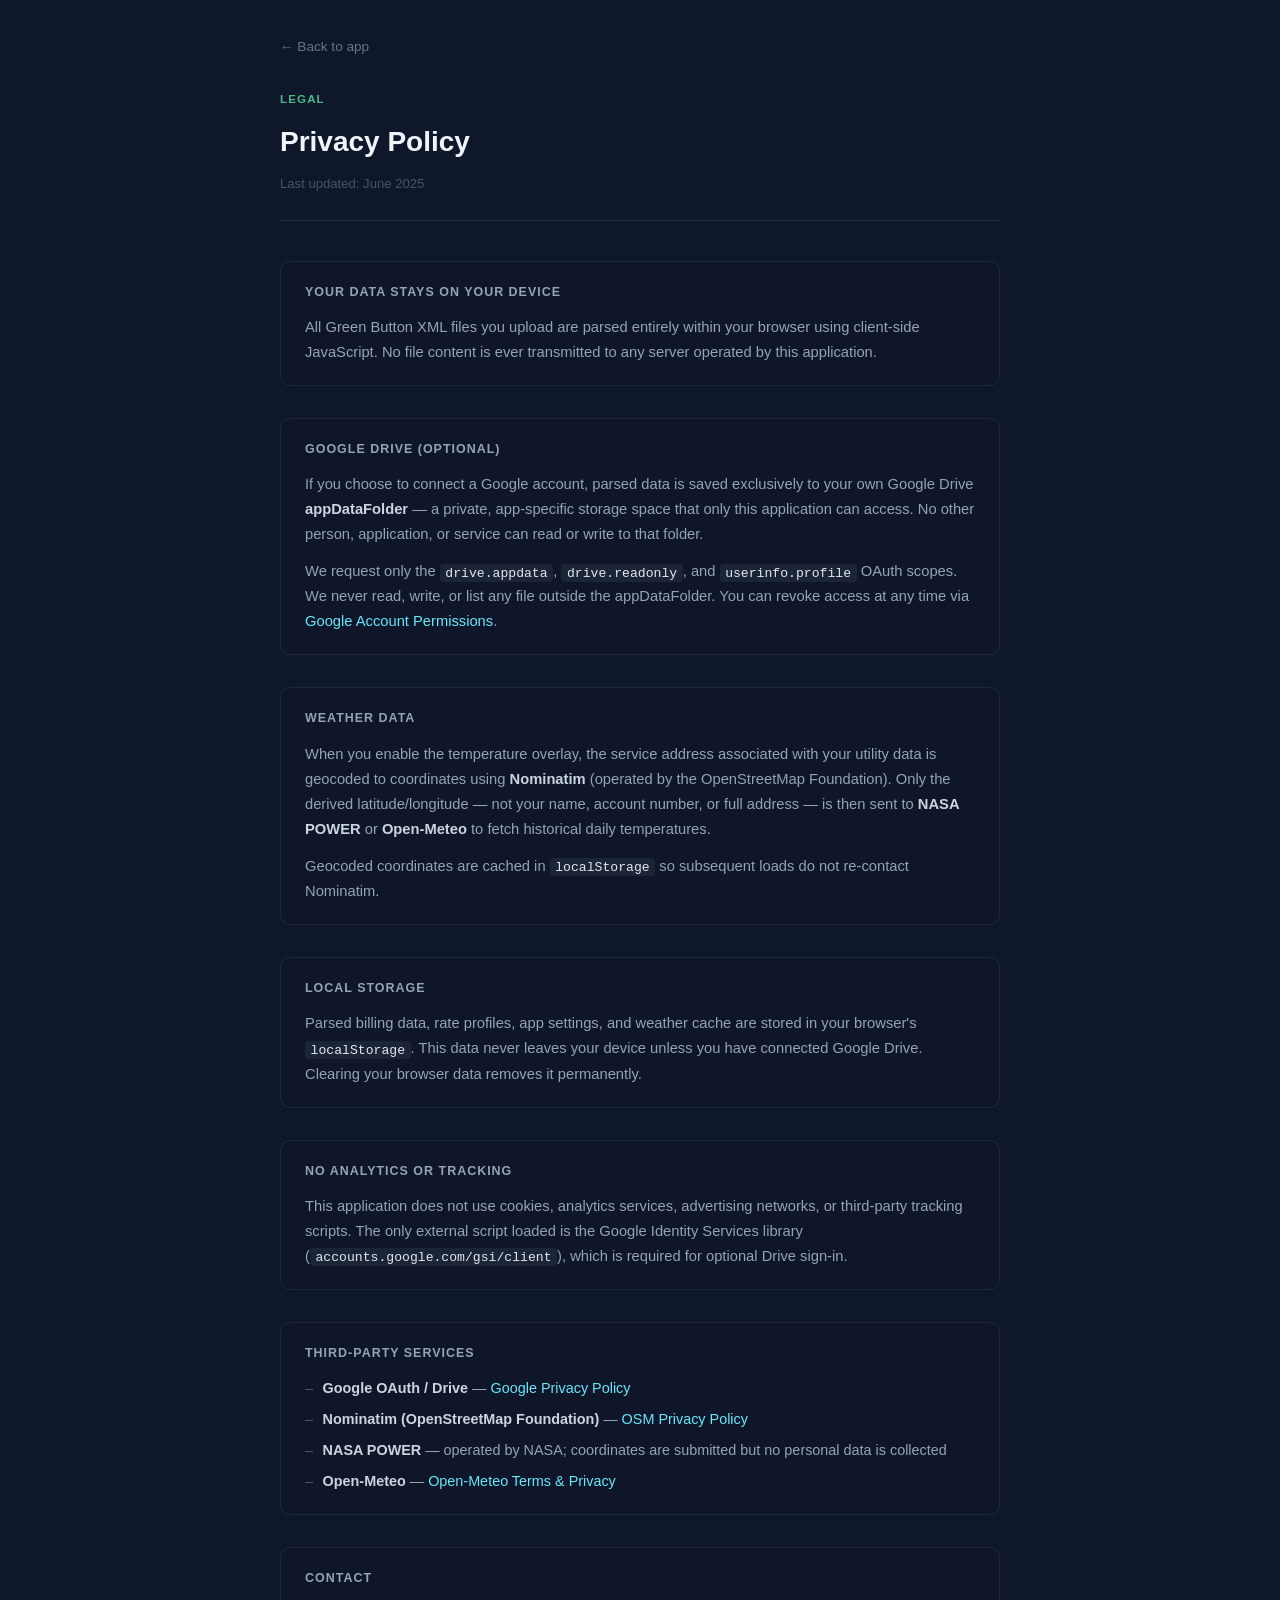
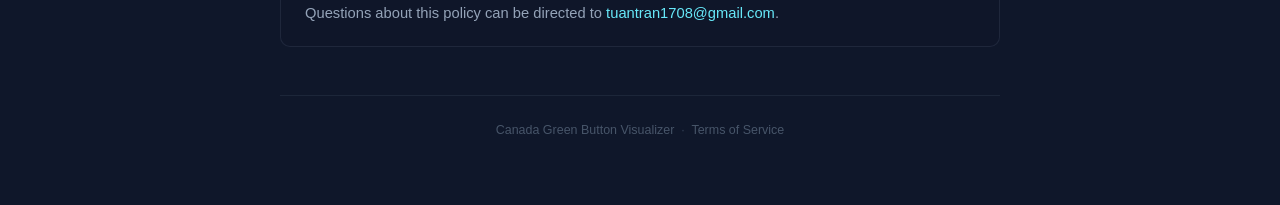
<file: privacy.html>
<!DOCTYPE html>
<html lang="en">
<head>
  <meta charset="UTF-8" />
  <meta name="viewport" content="width=device-width, initial-scale=1.0" />
  <title>Privacy Policy — Canada Green Button Visualizer</title>
  <style>
    *, *::before, *::after { box-sizing: border-box; margin: 0; padding: 0; }

    body {
      background: #0f172a;
      color: #e2e8f0;
      font-family: -apple-system, BlinkMacSystemFont, 'Segoe UI', Roboto, sans-serif;
      font-size: 16px;
      line-height: 1.7;
      -webkit-font-smoothing: antialiased;
      padding: 2rem 1rem 4rem;
    }

    .page {
      max-width: 720px;
      margin: 0 auto;
    }

    .back {
      display: inline-flex;
      align-items: center;
      gap: 0.4rem;
      color: #64748b;
      text-decoration: none;
      font-size: 0.85rem;
      margin-bottom: 2rem;
      transition: color 0.15s;
    }
    .back:hover { color: #94a3b8; }

    header {
      border-bottom: 1px solid rgba(148, 163, 184, 0.15);
      padding-bottom: 1.5rem;
      margin-bottom: 2.5rem;
    }

    header .label {
      font-size: 0.72rem;
      font-weight: 700;
      text-transform: uppercase;
      letter-spacing: 0.1em;
      color: #4db98a;
      margin-bottom: 0.5rem;
    }

    h1 {
      font-size: 1.75rem;
      font-weight: 700;
      color: #f1f5f9;
      margin-bottom: 0.5rem;
    }

    .meta {
      font-size: 0.82rem;
      color: #475569;
    }

    section {
      margin-bottom: 2rem;
      padding: 1.25rem 1.5rem;
      background: rgba(15, 23, 42, 0.6);
      border: 1px solid rgba(148, 163, 184, 0.12);
      border-radius: 10px;
    }

    h2 {
      font-size: 0.78rem;
      font-weight: 700;
      text-transform: uppercase;
      letter-spacing: 0.08em;
      color: #94a3b8;
      margin-bottom: 0.75rem;
    }

    p {
      font-size: 0.92rem;
      color: #94a3b8;
      margin-bottom: 0.75rem;
    }
    p:last-child { margin-bottom: 0; }

    ul {
      list-style: none;
      display: flex;
      flex-direction: column;
      gap: 0.4rem;
      margin-top: 0.5rem;
    }

    li {
      font-size: 0.9rem;
      color: #94a3b8;
      padding-left: 1.1rem;
      position: relative;
    }
    li::before {
      content: '–';
      position: absolute;
      left: 0;
      color: #475569;
    }

    a {
      color: #67e8f9;
      text-decoration: none;
    }
    a:hover { text-decoration: underline; }

    strong { color: #cbd5e1; font-weight: 600; }

    code {
      font-family: 'Courier New', monospace;
      font-size: 0.82rem;
      background: rgba(148, 163, 184, 0.1);
      padding: 0.1rem 0.35rem;
      border-radius: 4px;
      color: #e2e8f0;
    }

    footer {
      margin-top: 3rem;
      padding-top: 1.5rem;
      border-top: 1px solid rgba(148, 163, 184, 0.1);
      text-align: center;
      font-size: 0.78rem;
      color: #334155;
    }
    footer a { color: #475569; }
    footer a:hover { color: #64748b; }
  </style>
</head>
<body>
  <div class="page">
    <a href="/" class="back">← Back to app</a>

    <header>
      <div class="label">Legal</div>
      <h1>Privacy Policy</h1>
      <p class="meta">Last updated: June 2025</p>
    </header>

    <section>
      <h2>Your data stays on your device</h2>
      <p>
        All Green Button XML files you upload are parsed entirely within your browser using client-side JavaScript.
        No file content is ever transmitted to any server operated by this application.
      </p>
    </section>

    <section>
      <h2>Google Drive (optional)</h2>
      <p>
        If you choose to connect a Google account, parsed data is saved exclusively to your own Google Drive
        <strong>appDataFolder</strong> — a private, app-specific storage space that only this application can access.
        No other person, application, or service can read or write to that folder.
      </p>
      <p>
        We request only the <code>drive.appdata</code>, <code>drive.readonly</code>, and
        <code>userinfo.profile</code> OAuth scopes. We never read, write, or list any file outside the appDataFolder.
        You can revoke access at any time via
        <a href="https://myaccount.google.com/permissions" target="_blank" rel="noopener">Google Account Permissions</a>.
      </p>
    </section>

    <section>
      <h2>Weather data</h2>
      <p>
        When you enable the temperature overlay, the service address associated with your utility data is geocoded
        to coordinates using <strong>Nominatim</strong> (operated by the OpenStreetMap Foundation). Only the derived
        latitude/longitude — not your name, account number, or full address — is then sent to <strong>NASA POWER</strong>
        or <strong>Open-Meteo</strong> to fetch historical daily temperatures.
      </p>
      <p>
        Geocoded coordinates are cached in <code>localStorage</code> so subsequent loads do not re-contact Nominatim.
      </p>
    </section>

    <section>
      <h2>Local storage</h2>
      <p>
        Parsed billing data, rate profiles, app settings, and weather cache are stored in your browser's
        <code>localStorage</code>. This data never leaves your device unless you have connected Google Drive.
        Clearing your browser data removes it permanently.
      </p>
    </section>

    <section>
      <h2>No analytics or tracking</h2>
      <p>
        This application does not use cookies, analytics services, advertising networks, or third-party tracking scripts.
        The only external script loaded is the Google Identity Services library
        (<code>accounts.google.com/gsi/client</code>), which is required for optional Drive sign-in.
      </p>
    </section>

    <section>
      <h2>Third-party services</h2>
      <ul>
        <li>
          <strong>Google OAuth / Drive</strong> —
          <a href="https://policies.google.com/privacy" target="_blank" rel="noopener">Google Privacy Policy</a>
        </li>
        <li>
          <strong>Nominatim (OpenStreetMap Foundation)</strong> —
          <a href="https://osmfoundation.org/wiki/Privacy_Policy" target="_blank" rel="noopener">OSM Privacy Policy</a>
        </li>
        <li>
          <strong>NASA POWER</strong> — operated by NASA; coordinates are submitted but no personal data is collected
        </li>
        <li>
          <strong>Open-Meteo</strong> —
          <a href="https://open-meteo.com/en/terms" target="_blank" rel="noopener">Open-Meteo Terms &amp; Privacy</a>
        </li>
      </ul>
    </section>

    <section>
      <h2>Contact</h2>
      <p>
        Questions about this policy can be directed to
        <a href="mailto:tuantran1708@gmail.com">tuantran1708@gmail.com</a>.
      </p>
    </section>

    <footer>
      <a href="/">Canada Green Button Visualizer</a> &nbsp;·&nbsp;
      <a href="/terms.html">Terms of Service</a>
    </footer>
  </div>
</body>
</html>
</file>
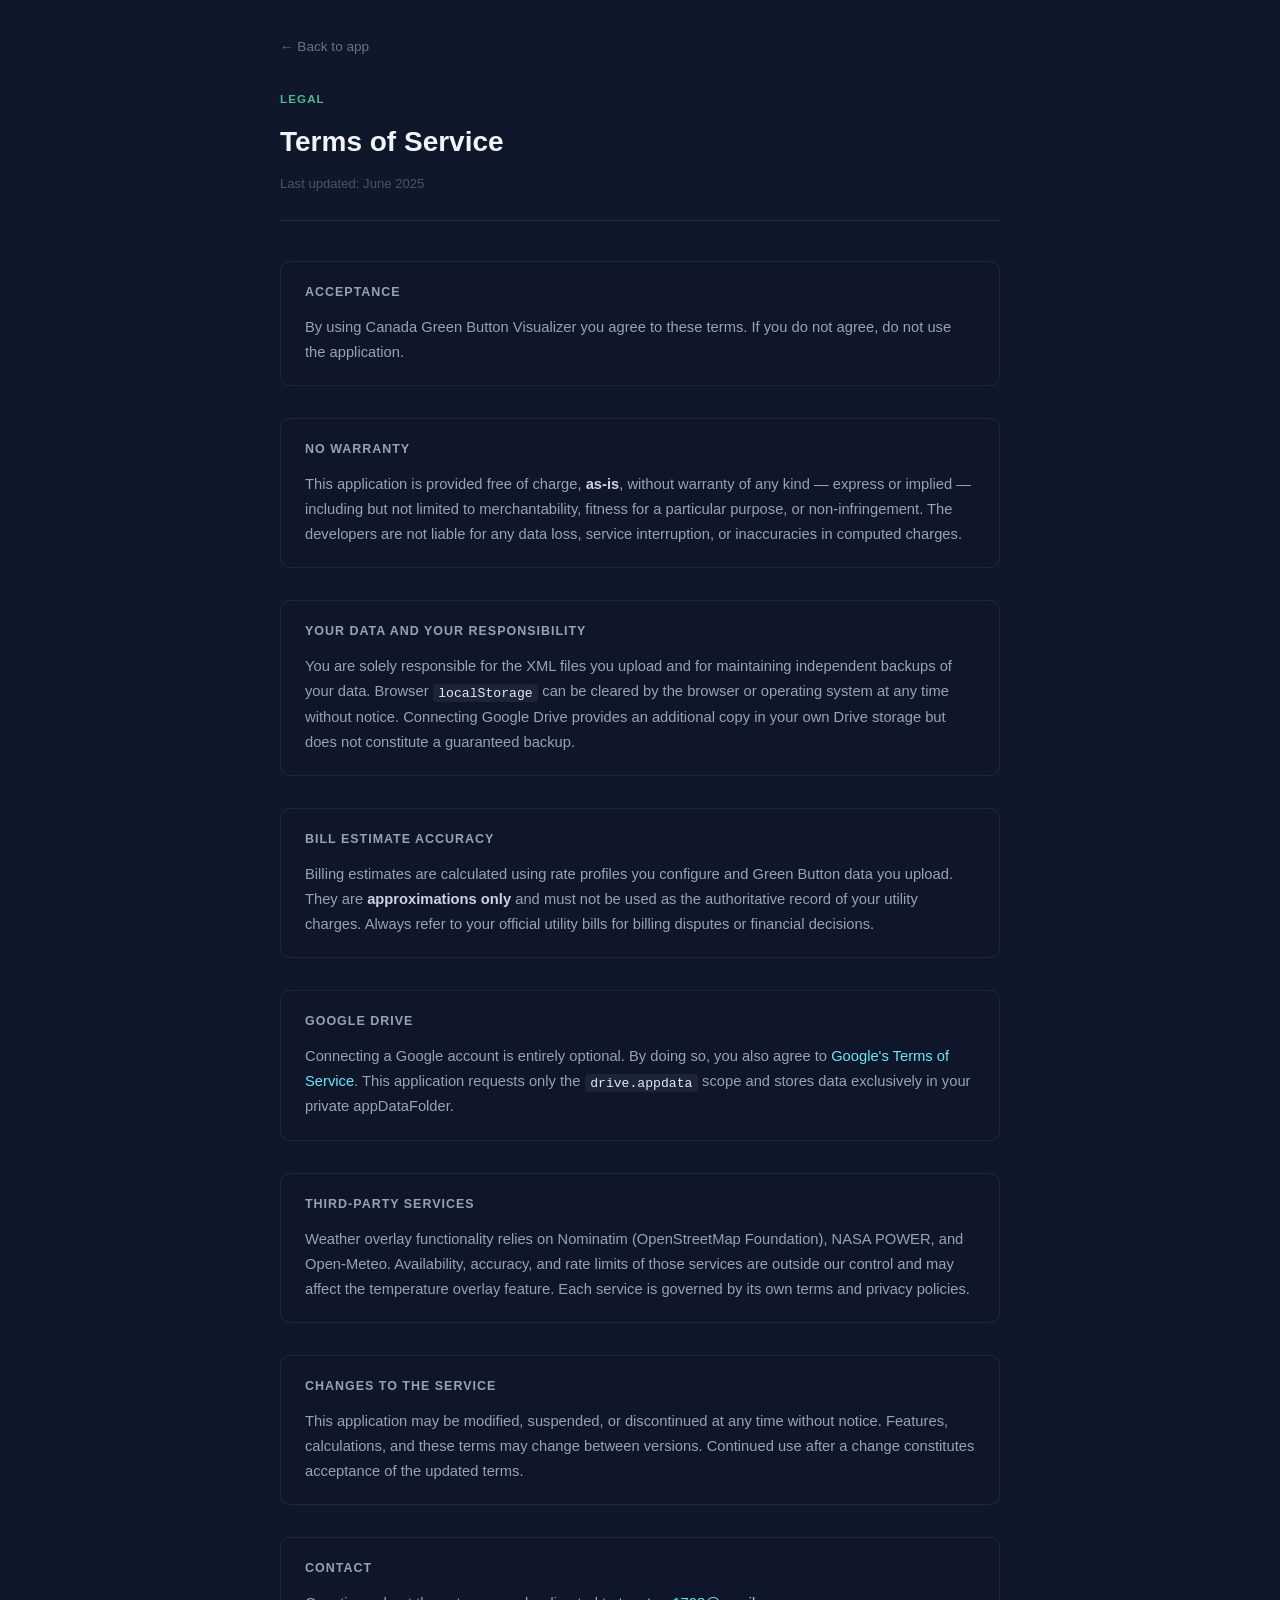
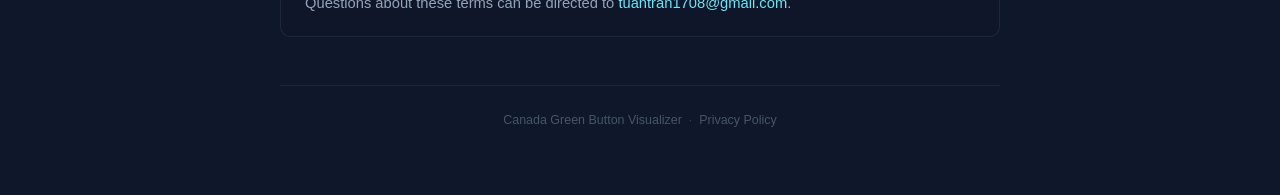
<file: terms.html>
<!DOCTYPE html>
<html lang="en">
<head>
  <meta charset="UTF-8" />
  <meta name="viewport" content="width=device-width, initial-scale=1.0" />
  <title>Terms of Service — Canada Green Button Visualizer</title>
  <style>
    *, *::before, *::after { box-sizing: border-box; margin: 0; padding: 0; }

    body {
      background: #0f172a;
      color: #e2e8f0;
      font-family: -apple-system, BlinkMacSystemFont, 'Segoe UI', Roboto, sans-serif;
      font-size: 16px;
      line-height: 1.7;
      -webkit-font-smoothing: antialiased;
      padding: 2rem 1rem 4rem;
    }

    .page {
      max-width: 720px;
      margin: 0 auto;
    }

    .back {
      display: inline-flex;
      align-items: center;
      gap: 0.4rem;
      color: #64748b;
      text-decoration: none;
      font-size: 0.85rem;
      margin-bottom: 2rem;
      transition: color 0.15s;
    }
    .back:hover { color: #94a3b8; }

    header {
      border-bottom: 1px solid rgba(148, 163, 184, 0.15);
      padding-bottom: 1.5rem;
      margin-bottom: 2.5rem;
    }

    header .label {
      font-size: 0.72rem;
      font-weight: 700;
      text-transform: uppercase;
      letter-spacing: 0.1em;
      color: #4db98a;
      margin-bottom: 0.5rem;
    }

    h1 {
      font-size: 1.75rem;
      font-weight: 700;
      color: #f1f5f9;
      margin-bottom: 0.5rem;
    }

    .meta {
      font-size: 0.82rem;
      color: #475569;
    }

    section {
      margin-bottom: 2rem;
      padding: 1.25rem 1.5rem;
      background: rgba(15, 23, 42, 0.6);
      border: 1px solid rgba(148, 163, 184, 0.12);
      border-radius: 10px;
    }

    h2 {
      font-size: 0.78rem;
      font-weight: 700;
      text-transform: uppercase;
      letter-spacing: 0.08em;
      color: #94a3b8;
      margin-bottom: 0.75rem;
    }

    p {
      font-size: 0.92rem;
      color: #94a3b8;
      margin-bottom: 0.75rem;
    }
    p:last-child { margin-bottom: 0; }

    a {
      color: #67e8f9;
      text-decoration: none;
    }
    a:hover { text-decoration: underline; }

    strong { color: #cbd5e1; font-weight: 600; }

    code {
      font-family: 'Courier New', monospace;
      font-size: 0.82rem;
      background: rgba(148, 163, 184, 0.1);
      padding: 0.1rem 0.35rem;
      border-radius: 4px;
      color: #e2e8f0;
    }

    footer {
      margin-top: 3rem;
      padding-top: 1.5rem;
      border-top: 1px solid rgba(148, 163, 184, 0.1);
      text-align: center;
      font-size: 0.78rem;
      color: #334155;
    }
    footer a { color: #475569; }
    footer a:hover { color: #64748b; }
  </style>
</head>
<body>
  <div class="page">
    <a href="/" class="back">← Back to app</a>

    <header>
      <div class="label">Legal</div>
      <h1>Terms of Service</h1>
      <p class="meta">Last updated: June 2025</p>
    </header>

    <section>
      <h2>Acceptance</h2>
      <p>
        By using Canada Green Button Visualizer you agree to these terms. If you do not agree, do not use the application.
      </p>
    </section>

    <section>
      <h2>No warranty</h2>
      <p>
        This application is provided free of charge, <strong>as-is</strong>, without warranty of any kind — express or implied —
        including but not limited to merchantability, fitness for a particular purpose, or non-infringement.
        The developers are not liable for any data loss, service interruption, or inaccuracies in computed charges.
      </p>
    </section>

    <section>
      <h2>Your data and your responsibility</h2>
      <p>
        You are solely responsible for the XML files you upload and for maintaining independent backups of your data.
        Browser <code>localStorage</code> can be cleared by the browser or operating system at any time without notice.
        Connecting Google Drive provides an additional copy in your own Drive storage but does not constitute a
        guaranteed backup.
      </p>
    </section>

    <section>
      <h2>Bill estimate accuracy</h2>
      <p>
        Billing estimates are calculated using rate profiles you configure and Green Button data you upload.
        They are <strong>approximations only</strong> and must not be used as the authoritative record of your
        utility charges. Always refer to your official utility bills for billing disputes or financial decisions.
      </p>
    </section>

    <section>
      <h2>Google Drive</h2>
      <p>
        Connecting a Google account is entirely optional. By doing so, you also agree to
        <a href="https://policies.google.com/terms" target="_blank" rel="noopener">Google's Terms of Service</a>.
        This application requests only the <code>drive.appdata</code> scope and stores data exclusively in your
        private appDataFolder.
      </p>
    </section>

    <section>
      <h2>Third-party services</h2>
      <p>
        Weather overlay functionality relies on Nominatim (OpenStreetMap Foundation), NASA POWER, and Open-Meteo.
        Availability, accuracy, and rate limits of those services are outside our control and may affect the
        temperature overlay feature. Each service is governed by its own terms and privacy policies.
      </p>
    </section>

    <section>
      <h2>Changes to the service</h2>
      <p>
        This application may be modified, suspended, or discontinued at any time without notice.
        Features, calculations, and these terms may change between versions.
        Continued use after a change constitutes acceptance of the updated terms.
      </p>
    </section>

    <section>
      <h2>Contact</h2>
      <p>
        Questions about these terms can be directed to
        <a href="mailto:tuantran1708@gmail.com">tuantran1708@gmail.com</a>.
      </p>
    </section>

    <footer>
      <a href="/">Canada Green Button Visualizer</a> &nbsp;·&nbsp;
      <a href="/privacy.html">Privacy Policy</a>
    </footer>
  </div>
</body>
</html>
</file>
